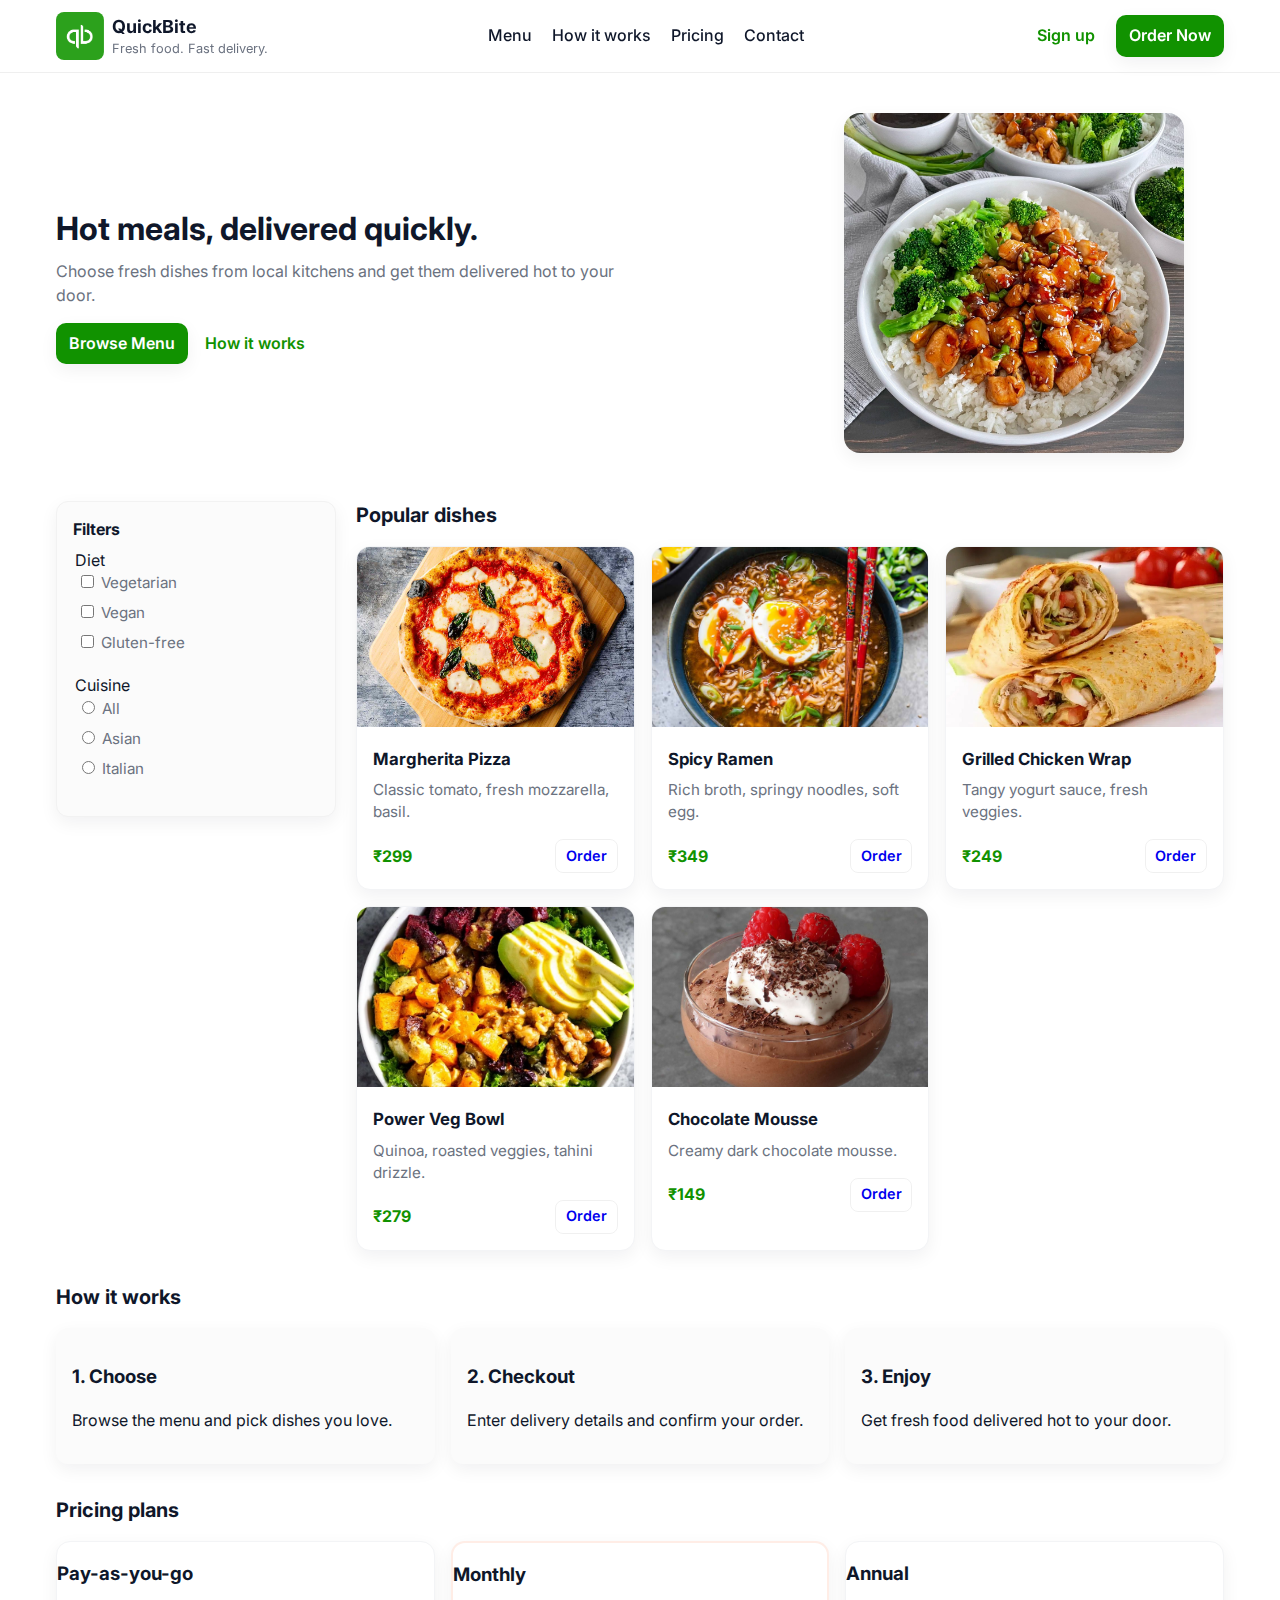
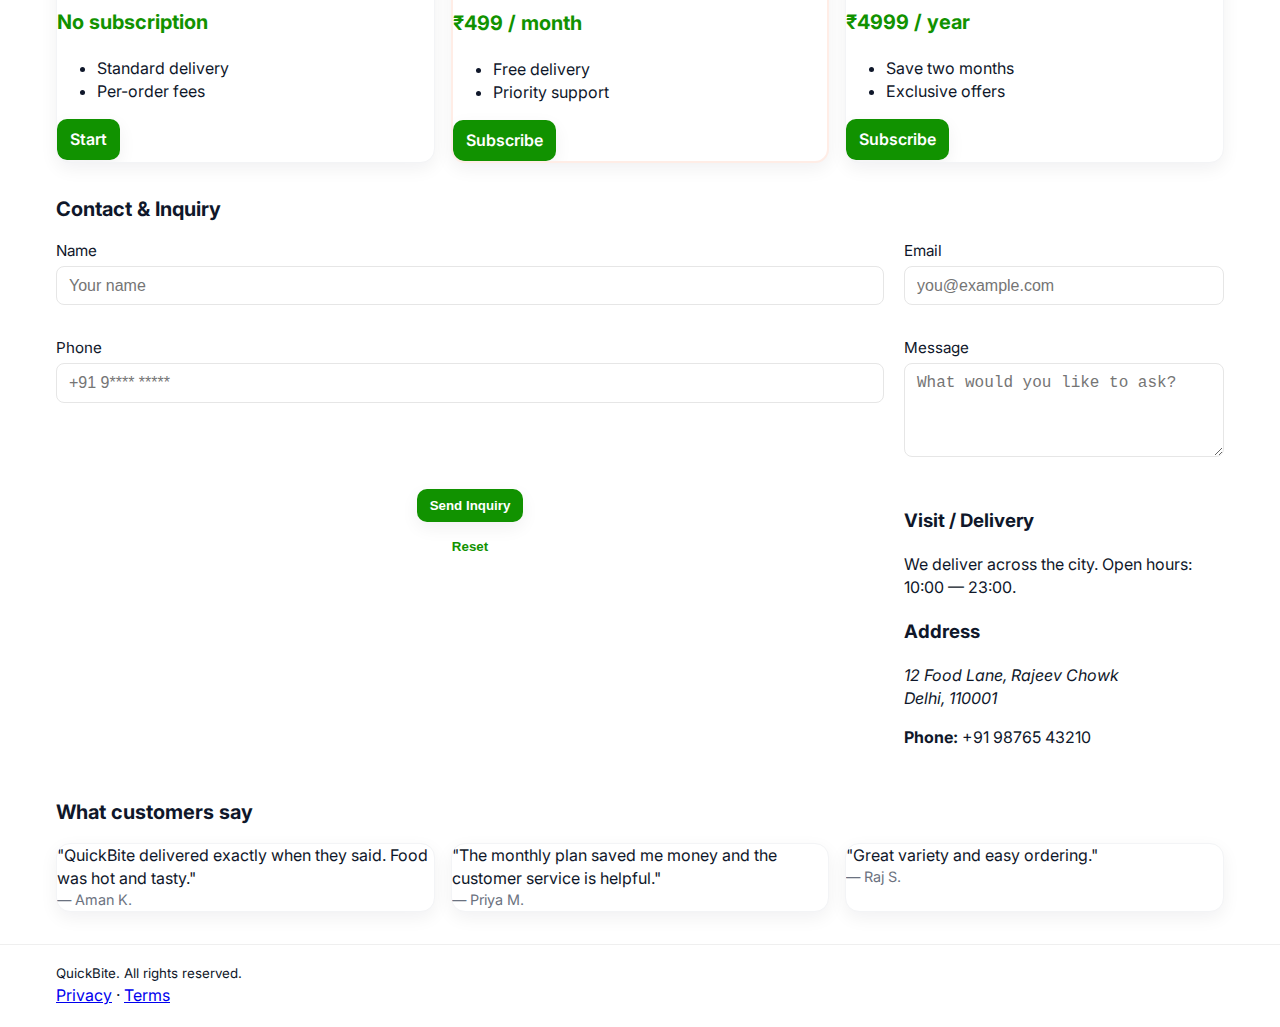
<file: Capstone/Index.html>
<!doctype html>
<html lang="en">

<head>
  <meta charset="utf-8" />
  <meta name="viewport" content="width=device-width,initial-scale=1" />
  <title>QuickBite — Food Delivery</title>

  <link href="https://fonts.googleapis.com/css2?family=Inter:wght@300;400;600;700&display=swap" rel="stylesheet">

  <link rel="stylesheet" href="style.css">

<body>

  <header class="site-header" role="banner">
    <div class="header-inner">
      <div class="brand">
        <img src="Images/logo.png" alt="QuickBite logo" class="logo" width="48" height="48">
        <div class="brand-text">
          <span class="brand-name">QuickBite</span>
          <small class="brand-tag">Fresh food. Fast delivery.</small>
        </div>
      </div>

      <nav class="main-nav" role="navigation" >
        <ul>
          <li><a href="#menu" > Menu</a></li>
          <li><a href="#how-it-works">How it works</a></li>
          <li><a href="#pricing">Pricing</a></li>
          <li><a href="#contact">Contact</a></li>
        </ul>
      </nav>

      <div class="header-actions">
        <a href="#signup" class="btn btn-ghost">Sign up</a>
        <a href="#menu" class="btn btn-primary">Order Now</a>
      </div>
    </div>
  </header>

  <main id="main" role="main">

    <section class="hero">
      <div class="hero-inner">
        <h1 id="hero-title">Hot meals, delivered quickly.</h1>
        <p class="hero-tagline">Choose fresh dishes from local kitchens and get them delivered hot to your door.</p>
        <div class="hero-ctas">
          <a class="btn btn-primary" href="#menu">Browse Menu</a>
          <a class="btn btn-ghost" href="#how-it-works">How it works</a>
        </div>
      </div>
      <figure class="hero-image">
        <img src="Images/head.png" alt="food" />
      </figure>
    </section>

    <!-- Filters -->
    <section id="menu" class="section">
      <div class="section-grid">
        <aside class="filters">
          <h2>Filters</h2>
          <form class="filters-form">
            <fieldset>
              <legend>Diet</legend>
              <label><input type="checkbox"> Vegetarian</label>
              <label><input type="checkbox"> Vegan</label>
              <label><input type="checkbox"> Gluten-free</label>
            </fieldset>

            <fieldset>
              <legend>Cuisine</legend>
              <label><input type="radio" name="cuisine"> All</label>
              <label><input type="radio" name="cuisine"> Asian</label>
              <label><input type="radio" name="cuisine"> Italian</label>
            </fieldset>
        </aside>


        
        <section class="menu">
          <h2 id="menu-heading">Popular dishes</h2>

          <div class="grid menu-grid" role="list">

            <!-- Meal 1 -->
            <article class="card" role="listitem">
              <img src="Images/pizza.png" alt="Margherita pizza " class="card-img">
              <div class="card-body">
                <h3 class="card-title">Margherita Pizza</h3>
                <p class="card-desc">Classic tomato, fresh mozzarella, basil.</p>
                <div class="card-meta">
                  <span class="price">₹299</span>
                  <a class="btn btn-sm" href="#contact" >Order</a>
                </div>
              </div>
            </article>

            <!-- Meal 2 -->
            <article class="card" role="listitem">
              <img src="Images/Ramen.jpg" alt=" spicy ramen with egg" class="card-img">
              <div class="card-body">
                <h3 class="card-title">Spicy Ramen</h3>
                <p class="card-desc">Rich broth, springy noodles, soft egg.</p>
                <div class="card-meta">
                  <span class="price">₹349</span>
                  <a class="btn btn-sm" href="#contact" >Order</a>
                </div>
              </div>
            </article>

            <!-- Meal 3 -->
            <article class="card" role="listitem">
              <img src="Images/Grilled-Chicken-Wrap.jpg" alt="Grilled chicken wrap" class="card-img">
              <div class="card-body">
                <h3 class="card-title">Grilled Chicken Wrap</h3>
                <p class="card-desc">Tangy yogurt sauce, fresh veggies.</p>
                <div class="card-meta">
                  <span class="price">₹249</span>
                  <a class="btn btn-sm" href="#contact" >Order</a>
                </div>
              </div>
            </article>

            <!-- Meal 4 -->
            <article class="card" role="listitem">
              <img src="Images/Veggie-Power-Bowl.png" alt="Veggie bowl" class="card-img">
              <div class="card-body">
                <h3 class="card-title">Power Veg Bowl</h3>
                <p class="card-desc">Quinoa, roasted veggies, tahini drizzle.</p>
                <div class="card-meta">
                  <span class="price">₹279</span>
                  <a class="btn btn-sm" href="#contact" >Order</a>
                </div>
              </div>
            </article>

            <!-- Meal 5 -->
            <article class="card" role="listitem">
              <img src="Images/Chocolate-Mousse.jpg" alt="Chocolate mousse dessert " class="card-img">
              <div class="card-body">
                <h3 class="card-title">Chocolate Mousse</h3>
                <p class="card-desc">Creamy dark chocolate mousse.</p>
                <div class="card-meta">
                  <span class="price">₹149</span>
                  <a class="btn btn-sm" href="#contact" >Order</a>
                </div>
              </div>
            </article>
          </div>
        </section>
      </div>
    </section>

    <!-- How it works -->
    <section id="how-it-works" class="section">
      <h2>How it works</h2>
      <div class="steps">
        <article class="step">
          <h3>1. Choose</h3>
          <p>Browse the menu and pick dishes you love.</p>
        </article>
        <article class="step">
          <h3>2. Checkout</h3>
          <p>Enter delivery details and confirm your order.</p>
        </article>
        <article class="step">
          <h3>3. Enjoy</h3>
          <p>Get fresh food delivered hot to your door.</p>
        </article>
      </div>
    </section>


    <!-- Price/payment -->
    <section id="pricing" class="section">
      <h2>Pricing plans</h2>
      <div class="grid pricing-grid">
        <article class="pricing card">
          <h3>Pay-as-you-go</h3>
          <p class="price-large">No subscription</p>
          <ul>
            <li>Standard delivery</li>
            <li>Per-order fees</li>
          </ul>
          <a class="btn btn-primary" href="#contact">Start</a>
        </article>

        <article class="pricing card highlight">
          <h3>Monthly</h3>
          <p class="price-large">₹499 / month</p>
          <ul>
            <li>Free delivery</li>
            <li>Priority support</li>
          </ul>
          <a class="btn btn-primary" href="#signup">Subscribe</a>
        </article>

        <article class="pricing card">
          <h3>Annual</h3>
          <p class="price-large">₹4999 / year</p>
          <ul>
            <li>Save two months</li>
            <li>Exclusive offers</li>
          </ul>
          <a class="btn btn-primary" href="#signup">Subscribe</a>
        </article>
      </div>
    </section>

    <!-- Contact / Signup form -->
    <section id="contact" class="section contact-section">
      <h2 id="contact-heading">Contact & Inquiry</h2>
      <div class="contact-grid">
        <form class="contact-form" action="#" method="post">
          <div class="form-row">
            <label for="name">Name</label>
            <input id="name" name="name" type="text" placeholder="Your name" required>
          </div>

          <div class="form-row">
            <label for="email">Email</label>
            <input id="email" name="email" type="email" placeholder="you@example.com" required>
          </div>

          <div class="form-row">
            <label for="phone">Phone</label>
            <input id="phone" name="phone" type="tel" placeholder="+91 9**** *****">
          </div>

          <div class="form-row">
            <label for="message">Message</label>
            <textarea id="message" name="message" rows="4" placeholder="What would you like to ask?"
              required></textarea>
          </div>

          <div class="form-row form-actions">
            <button class="btn btn-primary" type="submit">Send Inquiry</button>
            <button class="btn btn-ghost" type="reset">Reset</button>
          </div>
        </form>

        <aside class="contact-info">
          <h3>Visit / Delivery</h3>
          <p>We deliver across the city. Open hours: 10:00 — 23:00.</p>
          <h3>Address</h3>
          <address>
            12 Food Lane, Rajeev Chowk<br>
            Delhi, 110001
          </address>
          <p><strong>Phone:</strong> +91 98765 43210</p>
        </aside>
      </div>
    </section>

    <!-- Testimonials -->
    <section class="section testimonials">
      <h2 id="testimonials-heading">What customers say</h2>
      <div class="grid testimonial-grid">
        <article class="testimonial card">
          <p>"QuickBite delivered exactly when they said. Food was hot and tasty."</p>
          <p class="cite">— Aman K.</p>
        </article>

        <article class="testimonial card">
          <p>"The monthly plan saved me money and the customer service is helpful."</p>
          <p class="cite">— Priya M.</p>
        </article>

        <article class="testimonial card">
          <p>"Great variety and easy ordering."</p>
          <p class="cite">— Raj S.</p>
        </article>
      </div>
    </section>
  </main>

  <footer class="site-footer" role="contentinfo">
    <div class="footer-inner">
      <div class="footer-left">
        <small><span id="year"></span> QuickBite. All rights reserved.</small>
        <nav>
          <a href="#privacy">Privacy</a> ·
          <a href="#terms">Terms</a>
        </nav>
  </footer>
</body>

</html>
</file>
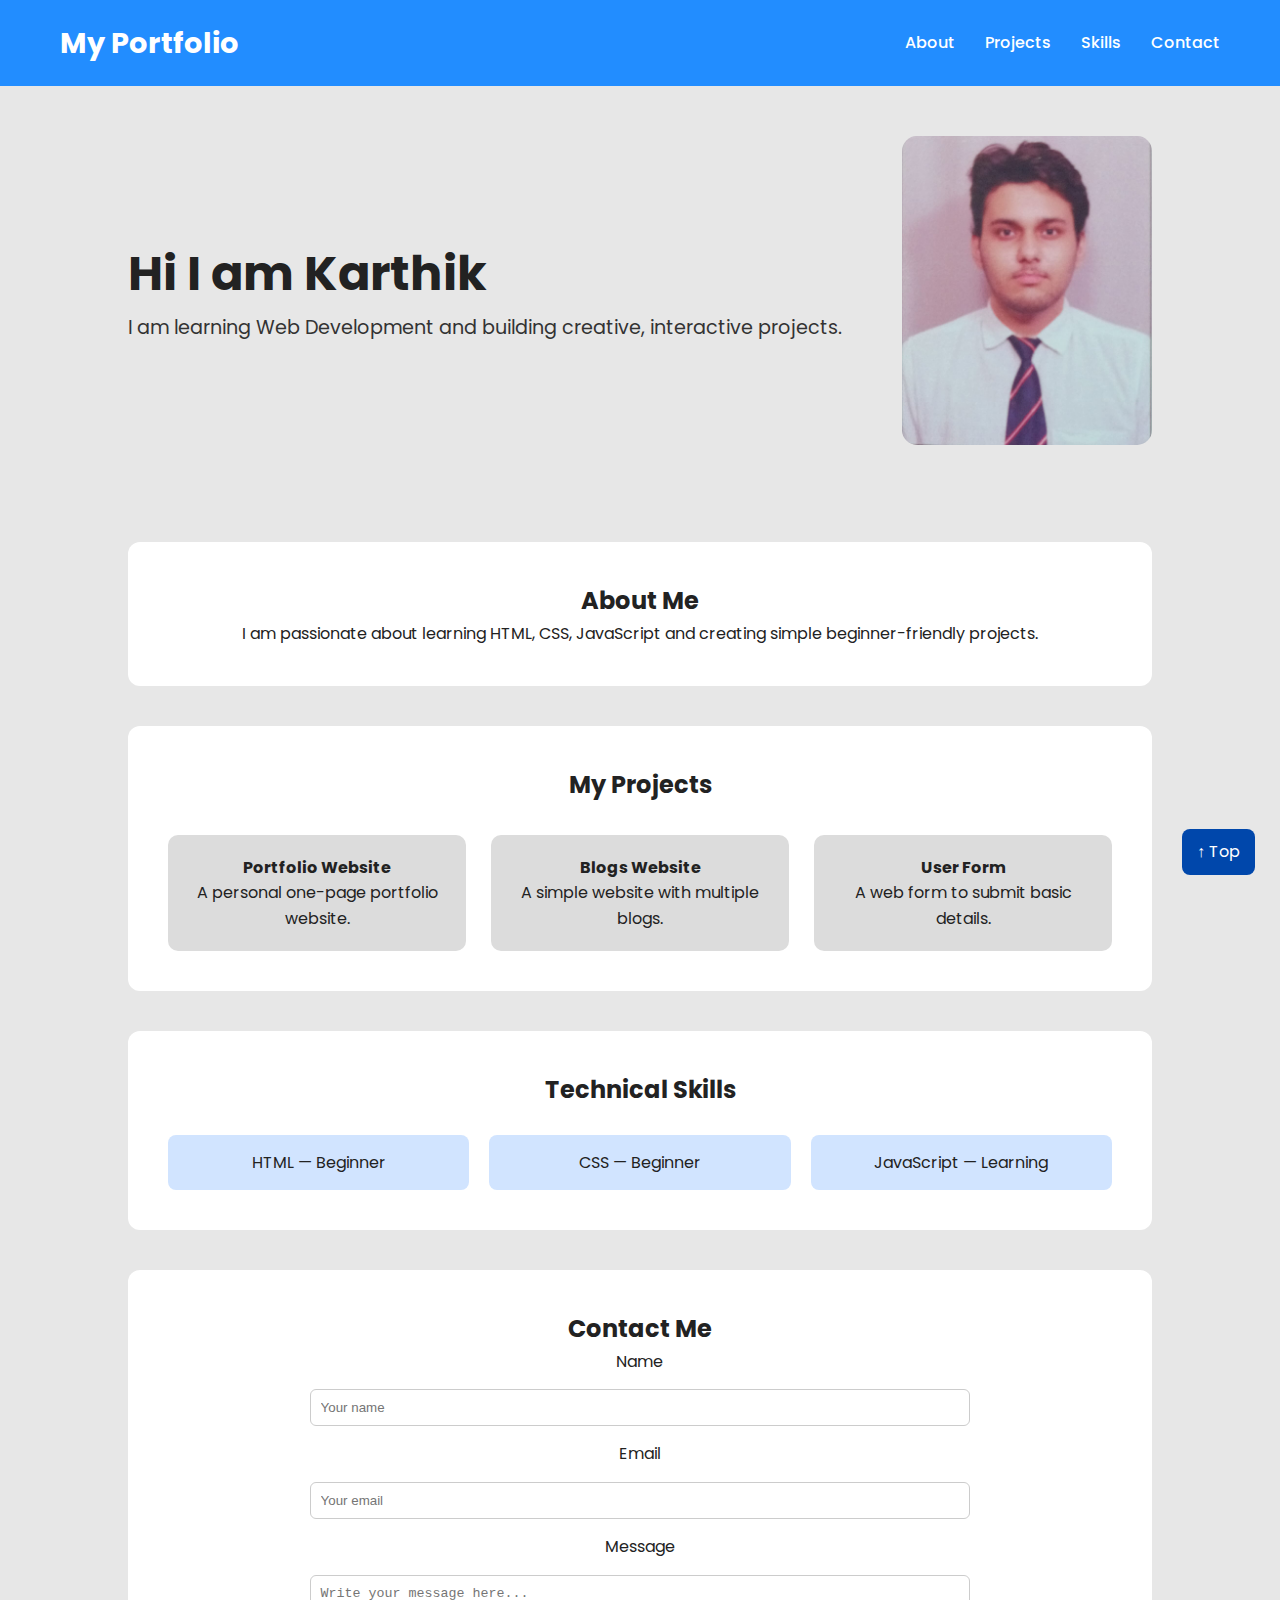
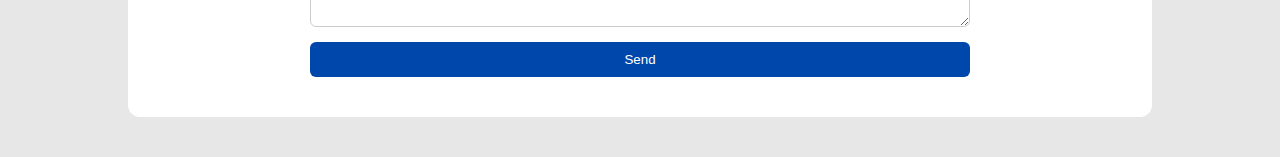
<file: lab-3/index.html>
<!DOCTYPE html>
<html lang="en">
<head>
    <meta charset="UTF-8">
    <meta name="viewport" content="width=device-width, initial-scale=1.0">
    <title>Karthik Portfolio</title>

    <link rel="stylesheet" href="style.css">

    <link rel="preconnect" href="https://fonts.googleapis.com">
    <link rel="preconnect" href="https://fonts.gstatic.com" crossorigin>
    <link href="https://fonts.googleapis.com/css2?family=Poppins:wght@300;400;600;700&display=swap"
        rel="stylesheet">
</head>

<body>
    <a id="top"></a>

    <header class="header">
        <h1 class="logo">My Portfolio</h1>

        <nav>
            <ul class="nav-links">
                <li><a href="#about">About</a></li>
                <li><a href="#projects">Projects</a></li>
                <li><a href="#skills">Skills</a></li>
                <li><a href="#contact">Contact</a></li>
            </ul>
        </nav>
    </header>

    <section class="hero">
        <div class="hero-text">
            <h2 class="animate-color">Hi I am Karthik </h2>
            <p>I am learning Web Development and building creative, interactive projects.</p>
        </div>

        <div class="hero-img">
            <img src="photo.jpeg" alt="Profile Picture">
        </div>
    </section>

    <section id="about" class="about">
        <h2>About Me</h2>
        <p>
            I am passionate about learning HTML, CSS, JavaScript and creating simple beginner-friendly projects.
        </p>
    </section>

    <section id="projects" class="projects">
        <h2>My Projects</h2>

        <div class="project-grid">
            <div class="card"><b>Portfolio Website</b><br>A personal one-page portfolio website.</div>
            <div class="card"><b>Blogs Website</b><br>A simple website with multiple blogs.</div>
            <div class="card"><b>User Form</b><br>A web form to submit basic details.</div>
        </div>
    </section>

    <section id="skills" class="skills">
        <h2>Technical Skills</h2>

        <div class="skill-grid">
            <div class="skill-card">HTML — Beginner</div>
            <div class="skill-card">CSS — Beginner</div>
            <div class="skill-card">JavaScript — Learning</div>
        </div>
    </section>

    <footer id="contact" class="contact">
        <h2>Contact Me</h2>

        <form class="contact-form">
            <label>Name</label>
            <input type="text" placeholder="Your name" required>

            <label>Email</label>
            <input type="email" placeholder="Your email" required>

            <label>Message</label>
            <textarea placeholder="Write your message here..."></textarea>

            <button type="submit">Send</button>
        </form>
    </footer>

    <a href="#top" class="back-to-top">↑ Top</a>

</body>
</html>
</file>
<file: Capstone/style.css>
:root{
  --bg: #fff;
  --surface: #fbfbfb;
  --muted: #6b7280;
  --brand: #119200;     
  --accent: #4cb92b;    
  --text: #0f172a;
  --shadow: 0 6px 18px rgba(15,23,42,0.06);
  --radius: 12px;

  --ff: 'Inter', system-ui, -apple-system, 'Segoe UI', Roboto, 'Helvetica Neue', Arial;
  --space-xs: 0.25rem;
  --space-sm: 0.5rem;
  --space-md: 1rem;
  --space-lg: 1.5rem;
  --space-xl: 2.25rem;

  font-size: 16px; 
}


*{box-sizing:border-box}
html,body{height:100%}
body{
  margin:0;
  font-family:var(--ff);
  background:var(--bg);
  color:var(--text);
  line-height:1.45;
  -webkit-font-smoothing:antialiased;
  -moz-osx-font-smoothing:grayscale;
  font-size:1rem;
}



.site-header{
  background:linear-gradient(90deg,#fff 0%, #fff 60%);
  border-bottom:1px solid #efefef;
  position:sticky;
  top:0;
  z-index:50;
}
.header-inner{
  max-width:1200px;
  margin:0 auto;
  display:flex;
  align-items:center;
  gap:var(--space-md);
  padding:calc(var(--space-sm) + .25rem) var(--space-md);
  justify-content:space-between;
}
.brand{display:flex;align-items:center;gap:var(--space-sm)}
.brand .brand-name{font-weight:700;font-size:1.125rem}
.brand .brand-tag{display:block;color:var(--muted);font-size:.8rem}
.logo{border-radius:8px}

.main-nav ul{
  list-style:none;margin:0;padding:0;display:flex;gap:1.25rem;align-items:center;
}
.main-nav a{color:var(--text);text-decoration:none;font-weight:500;}
.header-actions{display:flex;gap:.5rem;align-items:center}
.main-nav a:hover{
  font-weight: bold;
}



.btn{
  display:inline-block;
  text-decoration:none;
  padding:.5rem .75rem;
  border-radius:10px;
  font-weight:600;
  transition:all .25s ease;
  border:1px solid rgba(0,0,0,0.06);
  background:transparent;
}
.btn:hover{transform:translateY(-2px)}
.btn-primary{
  background:var(--brand);
  color:#fff;
  border-color:transparent;
  box-shadow:var(--shadow);
}
.btn-ghost{
  background:transparent;
  color:var(--brand);
  border-color:transparent;
}
.btn-sm{padding:.35rem .6rem;font-size:.9rem;border-radius:8px}


.hero{
  display:grid;
  grid-template-columns:1fr 420px;
  gap:2rem;
  align-items:center;
  max-width:1200px;margin:1.5rem auto;padding:0 var(--space-md);
  animation:heroEntrance 900ms ease both;
}
@keyframes heroEntrance{
  from{opacity:0;transform:translateY(14px)}
  to{opacity:1;transform:translateY(0)}
}
.hero-inner{max-width:58ch}
.hero h1{font-size:2rem;margin:.25rem 0}
.hero-tagline{color:var(--muted);margin-top:.5rem}
.hero-image img{width:100%;height:auto;border-radius:16px;box-shadow:var(--shadow);display:block}


.section{max-width:1200px;margin:2rem auto;padding:0 var(--space-md)}
.section h2{margin:0 0 1rem 0;font-size:1.25rem}


.section-grid{
  display:grid;
  grid-template-columns:280px 1fr;
  gap:1.25rem;
  align-items:start;
}


.filters{
  background:var(--surface);
  border-radius:var(--radius);
  padding:var(--space-md);
  box-shadow:var(--shadow);
  border:1px solid #f2f2f2;
}
.filters h2{font-size:1rem;margin:0 0 .5rem}
.filters-form fieldset{border:0;margin:0 0 .75rem;padding:0}
.filters-form label{display:block;margin:0 .25rem .5rem;color:var(--muted);font-size:.95rem}
.fake-slider{height:36px;border-radius:8px;background:linear-gradient(90deg,#fff,#f9f6f4);display:flex;align-items:center;justify-content:center;border:1px dashed #eee}


.menu-grid{
  display:grid;
  grid-template-columns:repeat(3, minmax(0,1fr));
  gap:1rem;
}


.card{
  background:#fff;border-radius:14px;overflow:hidden;border:1px solid #f3f4f6;box-shadow:var(--shadow);
  transition:all .25s ease;
}
.card:hover{transform:translateY(-6px)}
.card-img{width:100%;height:180px;object-fit:cover;display:block}
.card-body{padding:1rem}
.card-title{margin:.25rem 0;font-size:1.05rem}
.card-desc{color:var(--muted);font-size:.95rem;margin:.5rem 0}
.card-meta{display:flex;justify-content:space-between;align-items:center;margin-top:1rem}
.price{font-weight:700;color:var(--brand)}


.steps{display:flex;gap:1rem}
.step{background:var(--surface);padding:1rem;border-radius:12px;flex:1;box-shadow:var(--shadow)}


.pricing-grid{display:grid;grid-template-columns:repeat(3,1fr);gap:1rem}
.pricing .price-large{font-size:1.25rem;color:var(--brand);font-weight:700}
.highlight{border:2px solid rgba(255,107,53,0.12)}


.contact-grid{display:grid;grid-template-columns:1fr 320px;gap:1.25rem}
.contact-form{background:var(--surface);padding:1rem;border-radius:12px;border:1px solid #f2f2f2}
.form-row{margin-bottom:.75rem;display:flex;flex-direction:column}
label{font-size:.95rem;margin-bottom:.25rem}
input,textarea{padding:.6rem .75rem;border-radius:8px;border:1px solid #e6e6e6;font-size:1rem}
.form-actions{display:flex;gap:.5rem;align-items:center}


.testimonial-grid{display:grid;grid-template-columns:repeat(3,1fr);gap:1rem}
.testimonial p{margin:0}
.cite{color:var(--muted);font-size:.9rem;margin-top:.5rem}


.site-footer{border-top:1px solid #efefef;padding:1rem 0;background:#fff}
.footer-inner{max-width:1200px;margin:0 auto;display:flex;justify-content:space-between;gap:1rem;align-items:center;padding:0 var(--space-md)}
.social{display:flex;gap:.5rem}
.social-link{display:inline-flex;align-items:center;justify-content:center;padding:.4rem;border-radius:8px;border:1px solid #f2f2f2}


@media (max-width: 1023px){
  .hero{grid-template-columns:1fr 360px}
  .menu-grid{grid-template-columns:repeat(2,1fr)}
  .pricing-grid{grid-template-columns:repeat(2,1fr)}
  .testimonial-grid{grid-template-columns:repeat(2,1fr)}
}
@media (max-width: 768px){
  .header-inner{flex-direction:column;align-items:flex-start;gap:.5rem}
  .main-nav ul{flex-wrap:wrap;gap:.5rem}
  .hero{grid-template-columns:1fr; padding:0 var(--space-md)}
  .hero-image{order:-1}
  .section-grid{grid-template-columns:1fr;gap:1rem}
  .menu-grid{grid-template-columns:1fr}
  .pricing-grid{grid-template-columns:1fr}
  .testimonial-grid{grid-template-columns:1fr}
  .contact-grid{grid-template-columns:1fr}
}


@media (max-width:480px){
  :root{font-size:15px}
  .hero h1{font-size:1.5rem}
  .card-img{height:160px}
}


/* a:focus{outline:3px solid rgba(255,107,53,0.25);outline-offset:2px} */
</file>
<file: lab-3/style.css>
* {
    margin: 0;
    padding: 0;
    box-sizing: border-box;
}

body {
    font-family: "Poppins", sans-serif;
    background: #e7e7e7;
    color: #222;
    line-height: 1.6;
}

.header {
    display: flex;
    justify-content: space-between;
    align-items: center;
    padding: 20px 60px;
    background: #228dff;
    color: white;
}

.logo {
    font-weight: 700;
    font-size: 1.8rem;
}

.nav-links {
    list-style: none;
    display: flex;
    gap: 30px;
}

.nav-links a {
    text-decoration: none;
    color: white;
    font-weight: 500;
    transition: 0.3s;
}

.nav-links a:hover {
    color: #002a57;
}

.hero {
    display: flex;
    justify-content: center;
    align-items: center;
    padding: 50px 10%;
    gap: 40px;
}

.hero-text {
    flex: 1;
}

.hero-text h2 {
    font-size: 3rem;        
    font-weight: 700;
    line-height: 1.2;
}

.hero-text p {
    font-size: 1.2rem;        
    margin-top: 10px;
    color: #333;
}


.hero-img img {
    width: 250px;
    height: auto;
    border-radius: 15px;
}

.animate-color {
    animation: colorChange 3s infinite alternate;
}

@keyframes colorChange {
    0% { color: #228dff; }
    100% { color: #0047ab; }
}

.about,
.projects,
.skills,
.contact {
    background: white;
    width: 80%;
    margin: 40px auto;
    padding: 40px;
    border-radius: 12px;
    text-align: center;
}

.project-grid {
    display: grid;
    grid-template-columns: repeat(auto-fit, minmax(250px, 1fr));
    gap: 25px;
    margin-top: 30px;
}

.card {
    background: #dcdcdc;
    padding: 20px;
    border-radius: 10px;
    transition: 0.3s;
}

.card:hover {
    transform: scale(1.05);
    background: #bfbfbf;
}

.skill-grid {
    display: grid;
    grid-template-columns: repeat(auto-fit, minmax(180px, 1fr));
    gap: 20px;
    margin-top: 25px;
}

.skill-card {
    background: #d1e4ff;
    padding: 15px;
    border-radius: 8px;
    transition: 0.3s;
}

.skill-card:hover {
    transform: translateY(-5px);
    background: #b8d7ff;
}

.contact-form {
    display: flex;
    flex-direction: column;
    width: 70%;
    margin: auto;
    gap: 15px;
}

input, textarea {
    padding: 10px;
    border-radius: 6px;
    border: 1px solid #ccc;
}

button {
    padding: 10px;
    background: #0047ab;
    color: white;
    border: none;
    border-radius: 6px;
    cursor: pointer;
    transition: 0.3s;
}

button:hover {
    background: #002f6c;
}

.back-to-top {
    position: fixed;
    bottom: 25px;
    right: 25px;
    background: #0047ab;
    color: white;
    padding: 10px 15px;
    border-radius: 8px;
    text-decoration: none;
    transition: 0.3s;
}

.back-to-top:hover {
    background: #002f6c;
}

@media (max-width: 900px) {
    .header {
        flex-direction: column;
        gap: 15px;
    }

    .hero {
        flex-direction: column;
        text-align: center;
    }

    .contact-form {
        width: 90%;
    }
}

@media (max-width: 500px) {
    .logo {
        font-size: 1.5rem;
    }

    .nav-links {
        flex-direction: column;
        gap: 10px;
    }
}
</file>
